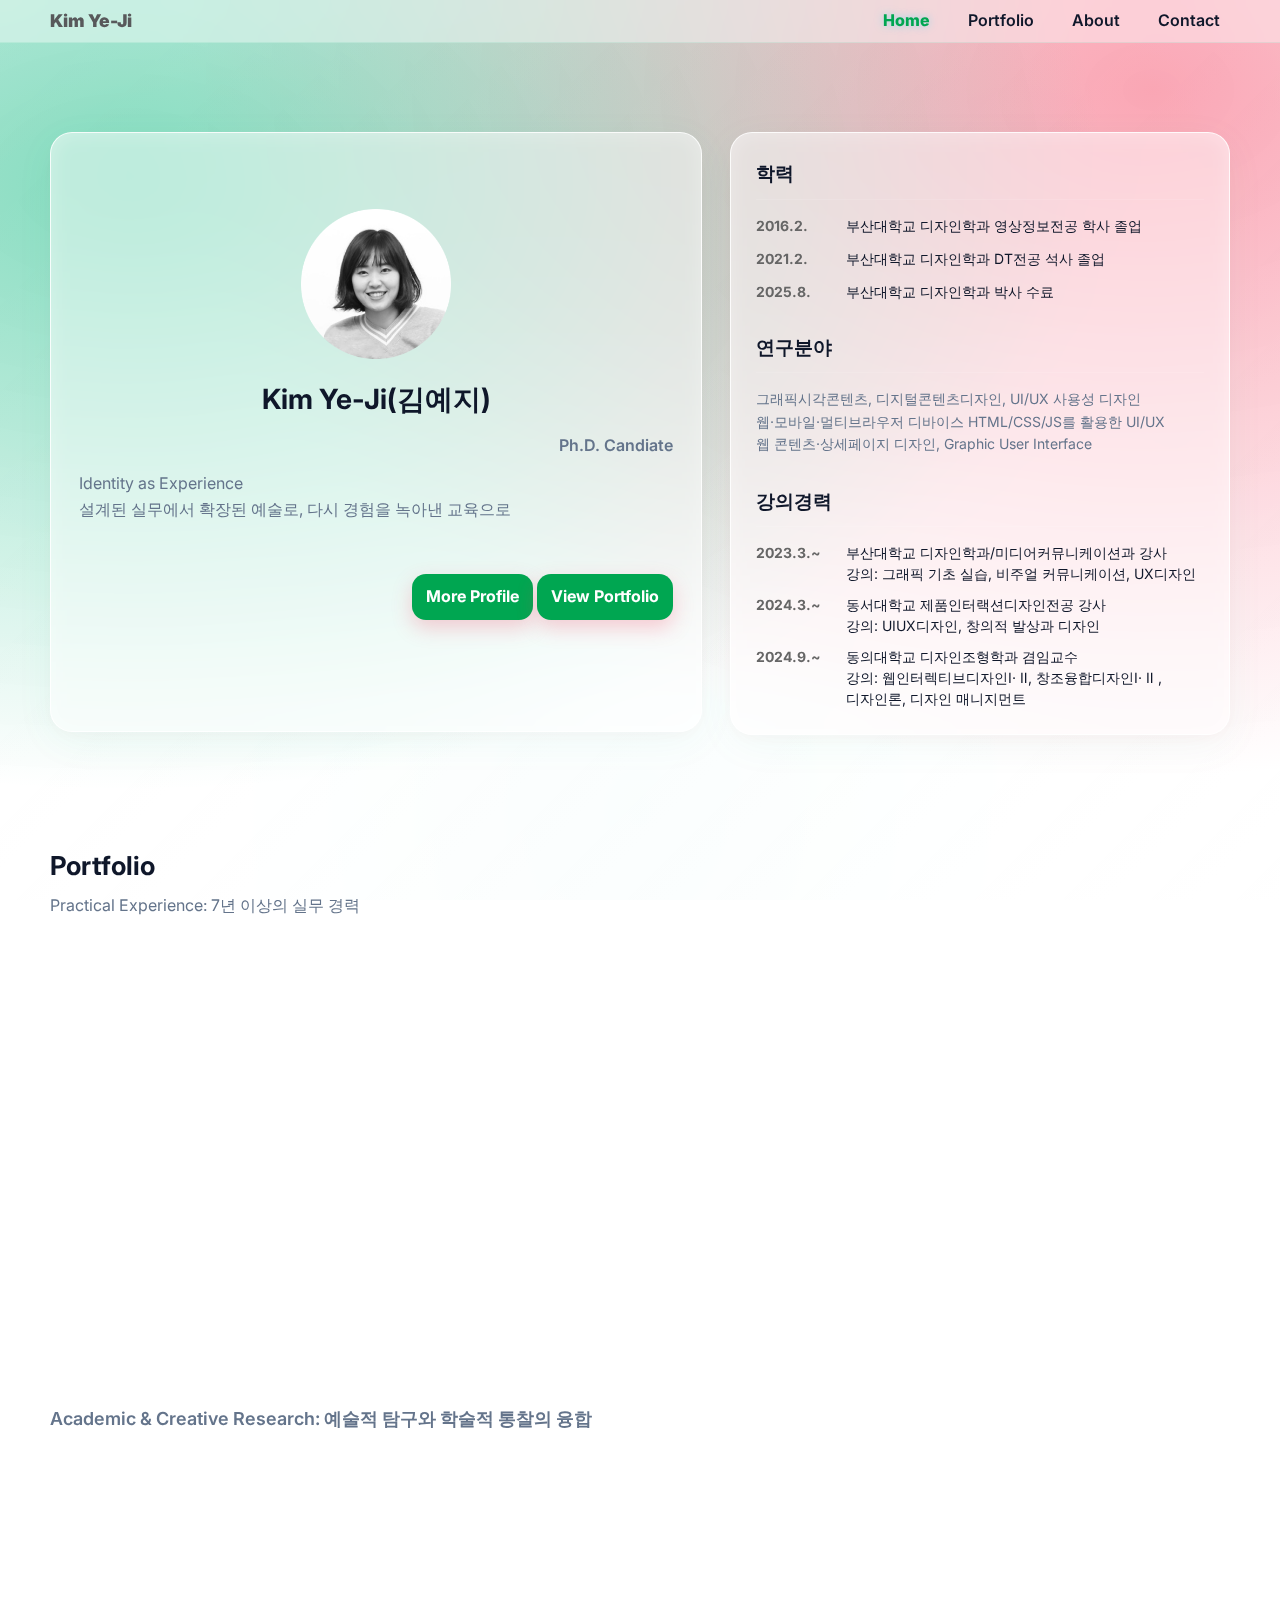
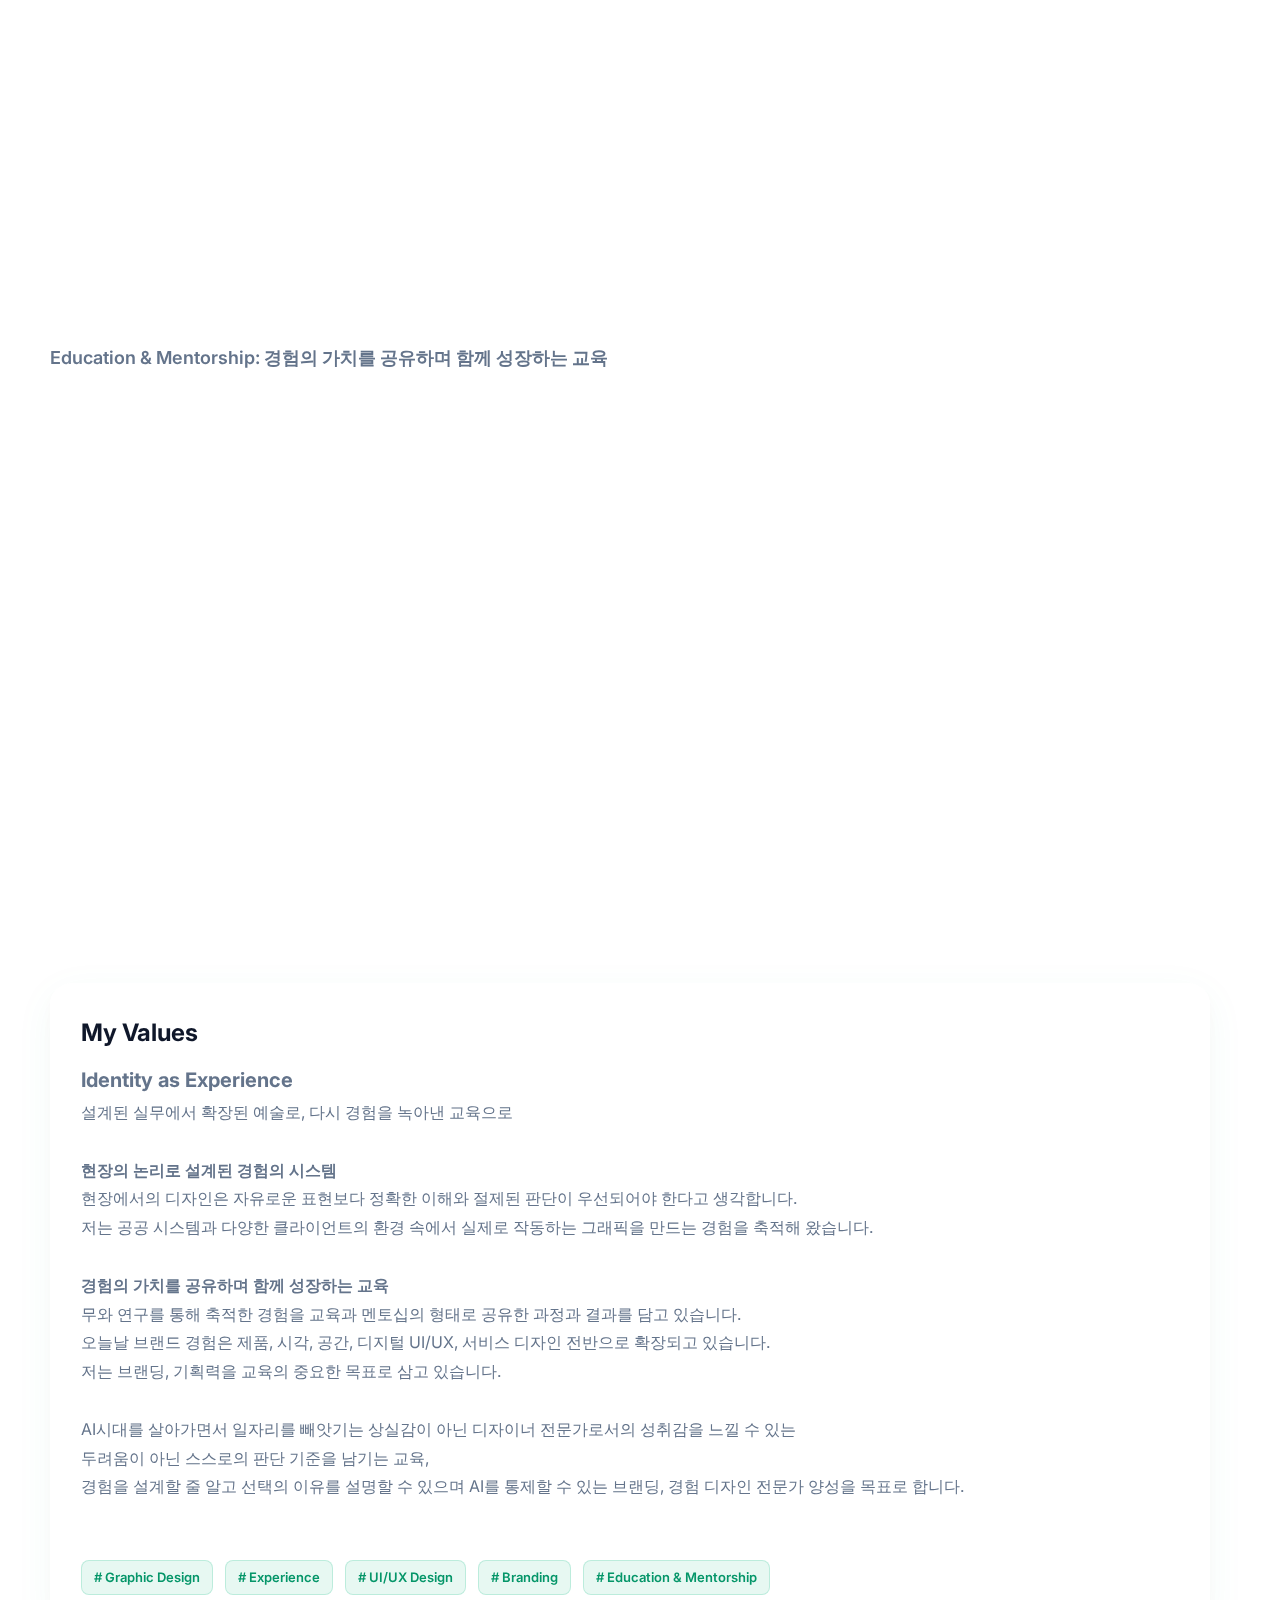
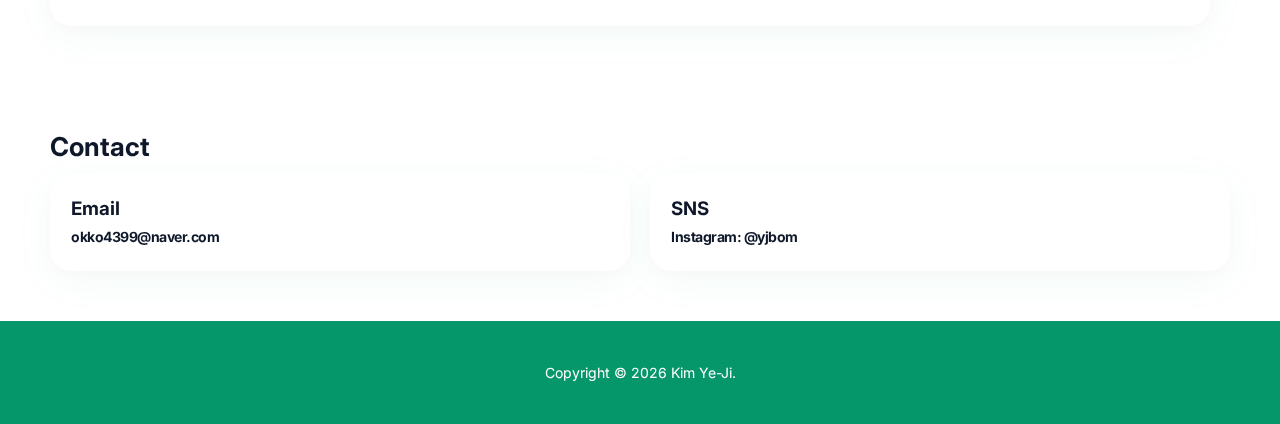
<file: index.html>
<!doctype html>
<html lang="ko">
<head>
  <meta charset="utf-8" />
  <meta name="viewport" content="width=device-width,initial-scale=1.0, maximum-scale=1.0, user-scalable=no">
  <title>Kim Ye-Ji</title>
  
  <link href="https://fonts.googleapis.com/css2?family=Inter:wght@300;400;600;700;800&display=swap" rel="stylesheet">
  <link href="img/LJW.png" rel="shortcut icon" type="image/x-icon">
  <link rel="stylesheet" href="css/style.css">
</head>

<body>
    <div id="bg-image-1" class="bg-layer active"></div>
<div id="bg-image-2" class="bg-layer"></div>

<div class="bg-overlay"></div>
    
    
  <header class="nav">
    <div class="container nav-inner">
      <a class="brand title-logo" href="#home">Kim Ye-Ji</a>
      <nav class="nav-links" id="navLinks">
        <a href="#home">Home</a>
        <a href="#projects">Portfolio</a>
        <a href="#about">About</a>
        <a href="#contact">Contact</a>
      </nav>
      <button class="hamburger" id="hamburger" aria-label="menu">
        <span></span><span></span><span></span>
      </button>
    </div>
  </header>

  <section id="home" class="hero">
    <div class="container hero-grid">
      <div class="hero-card glass">
        <div class="avatar">
          <img src="img/profile.png" alt="Profile">
        </div>
        <h1>Kim Ye-Ji(김예지)</h1>
        <p class="role">Ph.D. Candiate</p>
        <p class="lead">Identity as Experience<br>설계된 실무에서 확장된 예술로, 다시 경험을 녹아낸 교육으로</p>

        <div class="hero-actions">
         <a class="btn btn-primary popup-trigger" href="https://ye-ji-bom.github.io/portfolio-edu/pdf/profile.pdf" target="_blank">More Profile</a>
          <a class="btn btn-primary" href="#projects">View Portfolio</a>
        </div>
      </div>

      <div class="hero-visual">
        <div class="glass visual-panel">
          <h3>학력</h3>
          <div class="resume-list">
            <div class="resume-item">
              <div class="resume-date">2016.2.</div>
              <div class="resume-desc">부산대학교 디자인학과 영상정보전공 학사 졸업</div>
            </div>
              <div class="resume-item">
              <div class="resume-date">2021.2.</div>
              <div class="resume-desc">부산대학교 디자인학과 DT전공 석사 졸업</div>
            </div>
              <div class="resume-item">
              <div class="resume-date">2025.8.</div>
              <div class="resume-desc">부산대학교 디자인학과 박사 수료</div>
            </div>
          </div>

          <h4>연구분야</h4>
            <div class="skill-text">
            그래픽시각콘텐츠, 디지털콘텐츠디자인, UI/UX 사용성 디자인<br>
                웹·모바일·멀티브라우저 디바이스 HTML/CSS/JS를 활용한  UI/UX<br>
                웹 콘텐츠·상세페이지 디자인, Graphic User Interface
          </div>
          

          <h4>강의경력</h4>
          <div class="resume-list">
            <div class="resume-item">
              <div class="resume-date">2023.3.~</div>
              <div class="resume-desc">부산대학교 디자인학과/미디어커뮤니케이션과 강사<br>
                강의: 그래픽 기초 실습, 비주얼 커뮤니케이션, UX디자인  </div>
                <div class="resume-date">2024.3.~</div>
              <div class="resume-desc">동서대학교 제품인터랙션디자인전공 강사<br>
                강의: UIUX디자인, 창의적 발상과 디자인</div>
                <div class="resume-date">2024.9.~</div>
              <div class="resume-desc">동의대학교 디자인조형학과 겸임교수<br>
                강의: 웹인터렉티브디자인Ⅰ· Ⅱ, 창조융합디자인Ⅰ· Ⅱ , 디자인론, 디자인 매니지먼트</div>
            </div>
          </div>
          
        </div>
      </div>
    </div>
  </section>

  <section id="projects" class="section">
    <div class="container">
      <h2 class="section-title">Portfolio</h2>
      <p class="section-sub">Practical Experience: 7년 이상의 실무 경력</p>

      <div class="projects-grid">
        
          <article class="project-card glass">
          <div class="thumb" style="background-image:url('img/practice-img01.jpg');"></div>
          <div class="card-body">
            <div>
              <h3>부산대학교 정보화본부</h3>
              <p>900여개 홈페이지통합시스템 고도화 및 운영, 전산 및 디자인 개발 업무, 정보디자인, 다양한 인포그래픽 제작</p>
            </div>
            <div class="card-actions">
              <a class="btn-sm popup-trigger" href="https://ye-ji-bom.github.io/portfolio-edu/pdf/practice-01.pdf" target="_blank">바로보기</a>
            </div>
          </div>
        </article>
            

        <article class="project-card glass">
          <div class="thumb" style="background-image:url('img/practice-img02.jpg');"></div>
          <div class="card-body">
            <div>
              <h3>Freelancer 활동</h3>
              <p>UI/UX 웹·앱 디자인 제작 및 개발, 다양한 인포그래픽 제작, 정보디자인</p>
            </div>
            <div class="card-actions">
              <a class="btn-sm popup-trigger" href="https://ye-ji-bom.github.io/portfolio-edu/pdf/practice-02.pdf" target="_blank">바로보기</a>
            </div>
          </div>
        </article>

        <article class="project-card glass">
          <div class="thumb" style="background-image:url('img/practice-img03.jpg');"></div>
          <div class="card-body">
            <div>
              <h3>그 외 활동</h3>
              <p>인터넷 신문 운영, 정보 디자인 제작, 다양한 인포그래픽 제작</p>
            </div>
            <div class="card-actions">
              <a class="btn-sm popup-trigger" href="https://ye-ji-bom.github.io/portfolio-edu/pdf/practice-03.pdf" target="_blank">바로보기</a>
            </div>
          </div>
        </article>
      </div>
      
      <p class="section-sub2">Academic & Creative Research: 예술적 탐구와 학술적 통찰의 융합</p>

      <div class="projects-grid">
        <article class="project-card glass">
          <div class="thumb" style="background-image:url('img/research-img01.jpg');"></div>
          <div class="card-body">
            <div>
              <h3>개인전</h3>
              <p>Harmony, Creative, Parts, Depths 등 2024-2025 개인전시회</p>
            </div>
            <div class="card-actions">
              <a class="btn-sm popup-trigger" href="https://ye-ji-bom.github.io/portfolio-edu/pdf/research-01.pdf" target="_blank">바로보기</a>
            </div>
          </div>
        </article>

        <article class="project-card glass">
          <div class="thumb" style="background-image:url('img/research-img02.jpg');"></div>
          <div class="card-body">
            <div>
              <h3>국제전 및 단체전, 공모전 수상</h3>
              <p>한국기초조형학회, 한국상품문화디자인학회, 한국브랜드디자인학회, 한국디자인트렌트학회, 국제캐릭터&amp;애니메이션페스티벌 등 국제전시회 참가</p>
            </div>
            <div class="card-actions">
              <a class="btn-sm popup-trigger" href="https://ye-ji-bom.github.io/portfolio-edu/pdf/research-02.pdf" target="_blank">바로보기</a>
            </div>
          </div>
        </article>

        <article class="project-card glass">
          <div class="thumb" style="background-image:url('img/research-img03.jpg');"></div>
          <div class="card-body">
            <div>
              <h3>KCI Papers</h3>
              <p>KCI 등재 논문, OTT플랫폼 그래픽 연구, 대학 웹사이트·생성형 AI GUI 사용성 연구 등</p>
            </div>
            <div class="card-actions">
              <a class="btn-sm popup-trigger" href="https://ye-ji-bom.github.io/portfolio-edu/pdf/research-03.pdf" target="_blank">바로보기</a>
            </div>
          </div>
        </article>
      </div>
      
      <p class="section-sub2">Education &amp; Mentorship: 경험의 가치를 공유하며 함께 성장하는 교육</p>

      <div class="projects-grid">
        <article class="project-card glass">
          <div class="thumb" style="background-image:url('img/edu-01.jpg');"></div>
          <div class="card-body">
            <div>
              <h3>교육 철학 및 프로세스</h3>
              <p>경험을 설계하는 디자이너, 그리고 그 경험을 통해 성장하게 만드는 교육자<br>
                Experience-Based Design Curriculum<br>
                Experience-Based Design Class Process</p>
            </div>
            <div class="card-actions">
              <a class="btn-sm popup-trigger" href="https://ye-ji-bom.github.io/portfolio-edu/pdf/edu-01.pdf" target="_blank">바로보기</a>
            </div>
          </div>
        </article>
        
        <article class="project-card glass">
          <div class="thumb" style="background-image:url('img/edu-02.jpg');"></div>
          <div class="card-body">
            <div>
              <h3>브랜딩/UX디자인 기획 수업</h3>
              <p>Branding , Experience, Knowledge Sharing<br>
                UX 연구를 기반으로 설계된 경험 디자인을 적용한 브랜딩 디자인 프로세스와 실제 수업(2022-2025)때 적용 후 산출된 학생 포트폴리오 결과물</p>
            </div>
            <div class="card-actions">
              <a class="btn-sm popup-trigger" href="https://ye-ji-bom.github.io/portfolio-edu/pdf/edu-02.pdf" target="_blank">바로보기</a>
            </div>
          </div>
        </article>
          
        <article class="project-card glass">
          <div class="thumb" style="background-image:url('img/edu-03.jpg');"></div>
          <div class="card-body">
            <div>
              <h3>웹·모바일 UI/UX 기획 및 구현 수업</h3>
              <p>UI/UX 디자인·웹인터렉션 디자인 구현 수업 결과물<br>
                경험 디자인을 적용한 웹·앱 디자인 프로세스와 실제 수업(2022-2025)때 적용 후 산출된 학생 포트폴리오 결과물</p>
            </div>
            <div class="card-actions">
              <a class="btn-sm popup-trigger" href="https://ye-ji-bom.github.io/portfolio-edu/pdf/edu-03.pdf" target="_blank">바로보기</a>
              <a class="btn-sm" href="students-portfolio.html" target="_blank">학생 구현 화면 보기</a>
            </div>
          </div>
        </article>
      </div>
    </div>
  </section>

  <section id="about" class="section alt">
    <div class="container about-grid">
      <div class="glass about-card">
        <h2>My Values</h2>
          
        <p>
            <strong style="font-size: 20px;">Identity as Experience</strong><br>
설계된 실무에서 확장된 예술로, 다시 경험을 녹아낸 교육으로<br><br>
            
            <strong>현장의 논리로 설계된 경험의 시스템</strong><br>
          현장에서의 디자인은 자유로운 표현보다 정확한 이해와 절제된 판단이 우선되어야 한다고 생각합니다.<br>
저는 공공 시스템과 다양한 클라이언트의 환경 속에서 실제로 작동하는 그래픽을 만드는 경험을 축적해 왔습니다.<br><br> 
            
            <strong>경험의 가치를 공유하며 함께 성장하는 교육</strong><br>
            무와 연구를 통해 축적한 경험을 교육과 멘토십의 형태로 공유한 과정과 결과를 담고 있습니다.<br> 
오늘날 브랜드 경험은 제품, 시각, 공간, 디지털 UI/UX, 서비스 디자인 전반으로 확장되고 있습니다.<br> 
저는 브랜딩, 기획력을 교육의 중요한 목표로 삼고 있습니다.<br> <br> 
            AI시대를 살아가면서 일자리를 빼앗기는 상실감이 아닌 디자이너 전문가로서의  성취감을 느낄 수 있는<br> 
두려움이 아닌 스스로의 판단 기준을 남기는 교육,<br>  경험을 설계할 줄 알고 선택의 이유를 설명할 수 있으며 AI를 통제할 수 있는 브랜딩, 경험 디자인 전문가 양성을 목표로 합니다.<br> <br> 
        </p>
        <div style="display:flex; gap:12px; flex-wrap:wrap;">
            <span class="chip"># Graphic Design</span>
            <span class="chip"># Experience</span>
            <span class="chip"># UI/UX Design</span>
            <span class="chip"># Branding</span>
            <span class="chip"># Education &amp; Mentorship</span>
        </div>
      </div>
    </div>
  </section>

  <section id="contact" class="section contact">
    <div class="container">
      <h2 class="section-title">Contact</h2>

      <div class="contact-grid">
        <div class="glass contact-card">
          <h3>Email</h3>
          <p>
            <a class="link" href="#" id="copy-button">
               <span id="text-to-copy">okko4399@naver.com</span>
            </a>
          </p>
          <p id="message" style="margin-top:10px; font-size:14px; min-height:20px; display: none;"></p>
        </div>

        <div class="glass contact-card">
          <h3>SNS</h3>
          <div class="social-grid">
            <a class="link" href="https://www.instagram.com/yjbom/" target="_blank">Instagram: @yjbom</a>
          </div>
        </div>
        
      </div>
    </div>
  </section>

  <footer class="footer">
    <div class="container">
      <p>Copyright © <span id="year"></span> Kim Ye-Ji.</p>
    </div>
  </footer>

  <div id="modalContainer" class="modal-overlay">
  <div class="modal-content glass">
    <div class="modal-header">
      <h3 id="modalTitle">Viewer</h3>
      <button id="closeModal" class="close-btn">&times;</button>
    </div>
    <div class="modal-body">
      <iframe id="contentFrame" src="" frameborder="0"></iframe>
    </div>
  </div>
</div>
  
  
  <script src="js/script.js"></script>
</body>
</html>
</file>
<file: css/style.css>
:root {
  --bg: #0f1720;
  --card: rgba(255, 255, 255, 0.06);
  --glass-border: rgba(255, 255, 255, 0.08);
  --accent: linear-gradient(135deg, #6e8efb, #a777e3);
  --text: #e6eef8;
  --muted: #9fb0c8;
  --glass-blur: 8px;
  --radius: 14px;
  font-family: "Inter", system-ui, -apple-system, "Segoe UI", Roboto, "Helvetica Neue", Arial;
}

/* --- Common & Reset --- */
* { box-sizing: border-box; margin: 0; padding: 0; word-break: keep-all;}
html { 
  height: 100%; 
  scroll-behavior: smooth; 
}
body {
  background: radial-gradient(1200px 600px at 10% 10%, rgba(106, 0, 255, 0.12), transparent 10%),
    radial-gradient(800px 400px at 90% 90%, rgba(0, 212, 255, 0.08), transparent 10%),
    var(--bg);
  color: var(--text);
  line-height: 1.5;
  padding-top: 72px;
}
ul { list-style-type: none; }
a { text-decoration: none; color: inherit; }

section { scroll-margin-top: 30px; }

/* --- Modal Popup Style (Animation Ver.) --- */
.modal-overlay {
  position: fixed;
  top: 0; left: 0;
  width: 100%; height: 100%;
  background: rgba(0, 0, 0, 0.6);
  z-index: 2000;
  
  /* [중요] Flex는 유지하되 숨김 처리 */
  display: flex; 
  justify-content: center;
  align-items: center;
  
  /* 애니메이션 초기 상태 */
  opacity: 0;
  visibility: hidden;
  pointer-events: none; /* 숨겨져 있을 때 클릭 통과 */
  backdrop-filter: blur(4px);
  
  /* 부드러운 전환 효과 (0.4초) */
  transition: opacity 0.4s ease, visibility 0.4s ease;
}

/* 모달 활성화 (JS에서 .active 클래스를 붙이면 동작) */
.modal-overlay.active {
  opacity: 1;
  visibility: visible;
  pointer-events: auto; /* 클릭 감지 활성화 */
}

.modal-content {
  width: 90%;
  height: 90%;
  max-width: 1400px;
  background: rgba(15, 23, 32, 0.95); /* 배경 불투명도 약간 높임 */
  border-radius: 16px;
  display: flex;
  flex-direction: column;
  overflow: hidden;
  box-shadow: 0 25px 50px -12px rgba(0, 0, 0, 0.5);
  border: 1px solid rgba(255, 255, 255, 0.1);

  /* [중요] 내용물 애니메이션: 약간 작고 아래에 위치했다가 올라옴 */
  transform: scale(0.95) translateY(20px);
  opacity: 0;
  
  /* 쫀득한 느낌의 트랜지션 효과 */
  transition: transform 0.4s cubic-bezier(0.19, 1, 0.22, 1), opacity 0.4s ease;
}

/* 모달이 켜졌을 때 내용물 상태 */
.modal-overlay.active .modal-content {
  transform: scale(1) translateY(0); /* 원래 크기와 위치로 */
  opacity: 1;
}

.modal-header {
  padding: 15px 20px;
  display: flex;
  justify-content: space-between;
  align-items: center;
  border-bottom: 1px solid rgba(255, 255, 255, 0.08);
  background: rgba(255, 255, 255, 0.02);
}

.modal-header h3 {
  font-size: 16px;
  font-weight: 700;
}

.close-btn {
  background: none;
  border: none;
  color: var(--text);
  font-size: 28px;
  cursor: pointer;
  line-height: 1;
  transition: color 0.2s, transform 0.2s;
}
.close-btn:hover { 
  color: #00d4ff; 
  transform: rotate(90deg); /* 닫기 버튼에 회전 효과 추가 */
}

.modal-body {
  flex: 1;
  width: 100%;
  height: 100%;
  background: #fff; /* iframe 로드 전 흰 배경 방지 */
}

.modal-body iframe {
  width: 100%;
  height: 100%;
  display: block;
}


/* --- Container --- */
.container {
  width: 100%;
  max-width: 1200px;
  margin: 0 auto;
    padding-left: 10px;
    padding-right: 10px;
}

/* --- Navbar --- */
.nav {
  position: fixed; left: 0; right: 0; top: 0; z-index: 40;
  backdrop-filter: blur(6px);
  background: rgba(6, 10, 15, 0.35);
  border-bottom: 1px solid rgba(255, 255, 255, 0.03);
}
.nav-inner {
  display: flex; align-items: center; justify-content: space-between; 14px 10px;
}
.brand { font-weight: 700; color: var(--text); font-size: 1.1rem; }
.nav-links { display: flex; gap: 18px; align-items: center; }
.nav-links a {
  color: var(--muted); padding: 8px 10px; border-radius: 8px; font-weight: 600;
  transition: 0.3s;
}
.nav-links a:hover { color: var(--text); background: rgba(255, 255, 255, 0.03); }

/* ... 기존 .nav-links a 스타일 아래에 추가 ... */

/* 현재 보고 있는 메뉴 활성화 스타일 */
.nav-links a.active {
  color: #00d4ff; /* 포인트 컬러 */
  text-shadow: 0 0 10px rgba(0, 212, 255, 0.4); /* 살짝 빛나는 효과 */
  font-weight: 800;
}

/* Hamburger */
.hamburger { display: none; background: none; border: 0; cursor: pointer; }
.hamburger span {
  display: block; width: 22px; height: 2px; background: var(--text);
  margin: 4px 0; border-radius: 2px; opacity: 0.9; transition: 0.3s;
}

/* --- Hero Section --- */
.hero { padding: 60px 10px; }
.hero-grid { display: grid; grid-template-columns: 1fr 500px; gap: 28px; align-items: start; }

.hero-card {
  min-height: 600px; padding: 28px; border-radius: 16px;
  display: flex; flex-direction: column; gap: 12px;
}
.hero-card .avatar {
  margin-top: 8%; width: 100; height: 150px; border-radius: 50%; text-align: center;
  overflow: hidden; 
}
.hero-card .avatar img { width: 150px; height: 150px; object-fit: cover; }
.hero-card h1 { font-size: 28px; margin-top: 6px; text-align: center; }
.hero-card .role { color: var(--muted); font-weight: 600; text-align: right; }
.hero-card .lead { color: var(--muted); word-break: keep-all; }

.hero-actions { gap: 12px; margin-top: 40px; text-align: right }

/* Buttons */
.btn { display: inline-flex; align-items: center; gap: 8px; padding: 10px 14px; border-radius: 10px; font-weight: 700; cursor: pointer;}
.btn-primary { background: var(--accent); color: #fff; border: 0; box-shadow: 0 6px 18px rgba(106, 0, 255, 0.12); }
.btn-ghost { background: transparent; color: var(--text); border: 1px solid rgba(255, 255, 255, 0.06); }
.btn-sm {
  padding: 8px 10px; border-radius: 8px; background: rgba(255, 255, 255, 0.5);
  border: 1px solid rgba(100, 100, 100, 0.2); color: var(--text);
  font-size: 14px; transition: transform .18s; cursor: pointer;
}
.btn-sm:hover { transform: translateY(-3px); background: rgba(255,255,255,0.05); }

/* --- Visual Panel (Resume) --- */
.visual-panel { padding: 25px; border-radius: 12px; min-height: 200px; }
.visual-panel h3 { font-size: 1.2rem; margin-bottom: 15px; border-bottom: 1px solid rgba(255,255,255,0.1); padding-bottom: 10px; }
.visual-panel h4 { font-size: 1.2rem; margin-top: 30px; margin-bottom: 15px; border-bottom: 1px solid rgba(255,255,255,0.1); padding-bottom: 10px; }

/* Resume Grid Style */
.resume-list {
  display: flex;
  flex-direction: column;
  gap: 12px;
}
.resume-item {
  display: grid;
  grid-template-columns: 80px 1fr;
  gap: 10px;
}
.resume-date { color: #666; font-weight: 700; font-size: 14px; line-height: 1.5; }
.resume-desc { color: var(--text); font-size: 14px; line-height: 1.5; word-break: keep-all; }

.skill-text { font-size: 14px; line-height: 1.6; color: var(--muted); margin-top: 5px;}

/* --- Projects Section --- */
.section { padding: 50px 0; }
.section-title { font-size: 26px; margin-bottom: 6px; }
.section-sub { color: var(--muted); margin-bottom: 20px; }
.section-sub2 { color: var(--muted); margin-top: 20px; margin-bottom: 20px; font-weight: 600; font-size: 18px; }

.projects-grid { display: grid; grid-template-columns: repeat(3, 1fr); gap: 20px; margin-bottom: 80px;}

/* --- Projects Section --- (기존 코드 찾아서 아래 내용으로 수정/추가) */

.project-card {
  overflow: hidden; 
  border-radius: 12px; 
  display: flex; 
    margin-bottom: 20px;
  flex-direction: column;
  background: var(--card);
  
  /* [추가된 애니메이션 초기 상태] */
  opacity: 0;                /* 처음엔 안 보임 */
  transform: translateY(50px); /* 아래로 50px 내려가 있음 */
  transition: 
    opacity 0.8s ease-out, 
    transform 0.8s ease-out, 
    box-shadow 0.28s; /* 기존 호버 효과 시간 유지 */
}

/* [새로 추가] 화면에 나타날 때 적용될 클래스 */
.project-card.visible {
  opacity: 1;                /* 보이게 됨 */
  transform: translateY(0);  /* 원래 위치로 올라옴 */
}

/* [기존 호버 효과 유지] */
/* .visible 클래스가 붙은 상태에서 호버했을 때만 위로 뜨게 설정 */
.project-card.visible:hover { 
  transform: translateY(-10px); 
  transition-duration: 0.18s;
  box-shadow: 0 24px 40px rgba(231, 111, 81, 0.25); 
}
.project-card:hover { transform: translateY(-10px); box-shadow: 0 24px 40px rgba(42, 83, 255, 0.4); }

.thumb { height: 160px; background-size: cover; background-position: center; background-color: #222; }
.card-body { padding: 20px; background: linear-gradient(180deg, rgba(6, 10, 15, 0.1), transparent); flex: 1; display: flex; flex-direction: column; justify-content: space-between; }
.card-body h3 { font-size: 18px; margin-bottom: 8px; }
.card-body p { font-size: 14px; color: var(--muted); margin-bottom: 15px; word-break: keep-all; }

.card-actions { display: flex; gap: 10px; align-items: center; }
.link { color: #ffffff; font-weight: 700; font-size: 14px; }

/* --- About Section --- */
.about-grid { display: grid; grid-template-columns: 1fr 0px; gap: 20px; }
.about-card { padding: 30px; border-radius: 12px; }
.about-card h2 { margin-bottom: 10px; }
.about-card p { margin-bottom: 30px; line-height: 1.8; color: var(--muted); word-break: keep-all;}

.skills { padding: 30px; border-radius: 12px; }
.skills h3{font-size: 18pt;}
.skill-list { display: flex; gap: 10px; flex-wrap: wrap; margin-top: 15px; }
.skill-list li{margin-bottom: 21px;}
.chip { background: rgba(255, 255, 255, 0.05); padding: 8px 12px; border-radius: 20px; font-size: 14px; font-weight: 600; border: 1px solid rgba(255,255,255,0.05); }


/* --- Contact Section --- */
.contact-grid { display: grid; grid-template-columns: 1fr 1fr; gap: 20px; }
.contact-card { padding: 20px; border-radius: 12px; display: flex; flex-direction: column; justify-content: center; }

/* --- Footer --- */
.footer { padding: 40px 0; border-top: 1px solid rgba(255, 255, 255, 0.03); text-align: center; color: #fff; font-size: 14px; background-color: #059669; }

/* --- Glass Effect Common --- */
.glass {
  background: var(--card);
  border: 1px solid var(--glass-border);
  box-shadow: 0 6px 18px rgba(2, 6, 23, 0.6);
  backdrop-filter: blur(var(--glass-blur));
}

/* --- Hamburger Icon Animation (기존 코드 아래에 추가하거나 교체) --- */
/* 햄버거 버튼 자체 스타일 보강 */
.hamburger { 
  display: none; 
  background: none; 
  border: 0; 
  cursor: pointer; 
  padding: 10px; /* 터치 영역 확보 */
  position: relative;
  z-index: 100; /* 메뉴판보다 항상 위에 있어야 함 */
}
.hamburger span {
  display: block; width: 22px; height: 2px; background: var(--text);
  margin: 4px 0; border-radius: 2px; opacity: 1; transition: 0.3s;
}

/* 햄버거 버튼이 눌렸을 때(active) X자로 변하는 효과 */
.hamburger.active span:nth-child(1) {
  transform: translateY(6px) rotate(45deg);
}
.hamburger.active span:nth-child(2) {
  opacity: 0; /* 가운데 줄 사라짐 */
}
.hamburger.active span:nth-child(3) {
  transform: translateY(-6px) rotate(-45deg);
}



/* --- Responsive Media Queries --- */
@media (max-width: 980px) {
  .hero-grid { grid-template-columns: 1fr; margin-top: 20px; }
  .hero-card { min-height: auto; }
  .projects-grid { grid-template-columns: repeat(2, 1fr); }
  .about-grid { grid-template-columns: 1fr; }
  .contact-grid { grid-template-columns: 1fr; }

  /* Mobile Menu Styles */
  .hamburger { display: block; }
  
  .nav-links {
    position: fixed;
    top: 0; 
    right: -100%; /* 평소에는 오른쪽 화면 밖 */
    height: 100vh; 
    width: 70%; /* 메뉴판 너비 */
    max-width: 300px;
    background: #0f1720; /* 배경색 확실하게 지정 */
    
    flex-direction: column;
    justify-content: center;
    align-items: center; /* 텍스트 중앙 정렬 */
    padding: 40px;
    
    transition: right 0.3s ease-in-out; /* 부드럽게 열리는 애니메이션 */
    box-shadow: -5px 0 15px rgba(0,0,0,0.5); /* 그림자 추가 */
    z-index: 90; /* 햄버거 버튼(100)보다 아래, 다른 요소들보다 위 */
  }

  /* 메뉴가 활성화되었을 때 */
  .nav-links.active { 
    right: 0; /* 화면 안으로 들어옴 */
  }
}

@media (max-width: 600px) {
  .projects-grid { grid-template-columns: 1fr; }
}

/* 모달 본체 */
.modal-content {
    width: 90%;
    max-width: 1200px;
    height: 80vh; /* 화면 높이의 90% 차지 */
    margin: 2vh auto;
    display: flex;
    flex-direction: column;
    background: #fff;
    border-radius: 8px;
    overflow: hidden;
}

/* 뷰어가 들어가는 영역 */
.modal-body {
    flex: 1; /* 헤더를 제외한 나머지 영역을 모두 채움 */
    position: relative;
    padding: 0 !important; /* 여백 제거하여 콘텐츠 꽉 채움 */
}

/* iframe 설정 */
#contentFrame {
    width: 100%;
    height: 100%;
    border: none;
}

/* 모바일 전용 설정 (아이폰 대응) */
@media (max-width: 768px) {
    .modal-content {
        width: 100%;
        height: 100vh; /* 모바일은 전체 화면 사용 */
        margin: 0;
        border-radius: 0;
    }
}
@media (max-width: 768px) {
    .hero{padding:0;}
}
/* 색상전체바꿈 01 */

/* --- 1. 전역 변수: 이미지의 밝기와 색감을 그대로 재현 --- */
:root {
  /* 배경: 이미지처럼 캔버스 전체를 채우는 밝고 강렬한 그라데이션 */
  --bg: #ffffff; 
  --bg-gradient: 
    radial-gradient(circle at 10% 20%, rgba(0, 212, 255, 0.4) 0%, transparent 40%),  /* 밝은 사이언 */
    radial-gradient(circle at 90% 10%, rgba(255, 0, 150, 0.35) 0%, transparent 40%), /* 핫 핑크 */
    radial-gradient(circle at 50% 50%, rgba(106, 0, 255, 0.25) 0%, transparent 60%), /* 퍼플 보라 */
    radial-gradient(circle at 80% 90%, rgba(0, 255, 200, 0.2) 0%, transparent 40%),  /* 에메랄드 */
    linear-gradient(135deg, #f0f4ff 0%, #ffffff 100%);

  /* 글래스모피즘: 이미지처럼 '깨끗하고 밝은' 유리 질감 */
  --card: rgba(255, 255, 255, 0.4);      /* 투명도를 높여 뒤의 색감을 다 살림 */
  --glass-border: rgba(255, 255, 255, 0.8); /* 유리의 반사되는 밝은 테두리 */
  --glass-blur: 20px;
  
  /* 포인트 컬러: 이미지 속 뱅킹 앱의 진한 블루 */
  --accent: #0052ff; 
  --text: #1e293b;      /* 가독성을 위해 진한 네이비 슬레이트 사용 */
  --muted: #64748b;     /* 보조 텍스트용 차분한 회색 */
  --radius: 24px;       /* 이미지처럼 매우 둥글고 부드러운 모서리 */
  
  font-family: "Inter", system-ui, -apple-system, sans-serif;
}

/* --- 2. Common & Reset --- */
body {
  background-color: var(--bg);
  background-image: var(--bg-gradient);
  background-attachment: fixed; /* 배경 고정으로 스크롤 시 유리 뒤로 색상이 흐르게 함 */
  color: var(--text);
  line-height: 1.6;
  -webkit-font-smoothing: antialiased;
}

/* --- 3. Glass Effect: The Crystal Look (이미지의 카드 질감) --- */
.glass {
  background: var(--card);
  backdrop-filter: blur(var(--glass-blur));
  -webkit-backdrop-filter: blur(var(--glass-blur));
  border: 1px solid var(--glass-border);
  /* 그림자를 컬러풀하고 아주 연하게 (이미지의 부드러운 느낌) */
  box-shadow: 0 10px 40px rgba(0, 0, 0, 0.05), 
              inset 0 0 15px rgba(255, 255, 255, 0.2);
  border-radius: var(--radius);
}

/* --- 4. Navbar: Minimal White Glass --- */
.nav {
  position: fixed; left: 0; right: 0; top: 0; z-index: 40;
  backdrop-filter: blur(20px);
  background: rgba(255, 255, 255, 0.4);
  border-bottom: 1px solid rgba(255, 255, 255, 0.5);
}
.brand { font-weight: 900; color: var(--accent); }
.nav-links a { color: #0f172a; font-weight: 600; }

/* --- 5. Project Cards: 이미지 속 'Main', 'Shopping' 카드 느낌 --- */
.project-card {
  background: rgba(255, 255, 255, 0.5); /* 카드 자체를 더 밝게 */
  border: 1px solid rgba(255, 255, 255, 0.7);
  transition: all 0.5s cubic-bezier(0.23, 1, 0.32, 1);
}
.project-card:hover {
  transform: translateY(-12px);
  background: rgba(255, 255, 255, 0.8);
  box-shadow: 0 30px 60px rgba(0, 0, 0, 0.1);
}

/* 카드 내부 텍스트 스타일: 이미지처럼 선명하게 */
.card-body h3 { color: var(--accent); font-weight: 800; font-size: 18px; }
.card-body p { color: var(--muted); font-size: 15px; }

/* --- 6. Buttons: 이미지 속 강조 요소 스타일 --- */
.btn-primary { 
    background: var(--accent); 
    color: #fff; 
    border-radius: 12px;
    font-weight: 700;
    box-shadow: 0 10px 20px rgba(0, 82, 255, 0.2);
}
.btn-primary:hover { 
    background: #0042cc;
    transform: scale(1.03);
}

/* 이미지 속 카드 내 숫자/데이터 스타일을 위한 팁 */
.link { color: var(--accent); font-weight: 700; letter-spacing: -0.5px; }


/* 색상전체바꿈 02 */

/* --- 1. 전역 변수: 이미지 + 에메랄드 & 라즈베리 포인트 --- */
:root {
  /* [새로 추가됨] 사용할 오픈 이미지 소스 URL */
  --bg-image-source: url('https://images.unsplash.com/photo-1579546929518-9e396f3cc809?auto=format&fit=crop&q=80&w=2000');
    /*https://images.unsplash.com/photo-1563089145-599997674d42?auto=format&fit=crop&q=80&w=2670*/
    /*https://images.unsplash.com/photo-1620641788421-7a1c342ea42e?auto=format&fit=crop&q=80&w=2000*/
    /*https://images.unsplash.com/photo-1557683316-973673baf926?auto=format&fit=crop&q=80&w=2000*/
    /*https://images.unsplash.com/photo-1550684848-fac1c5b4e853?auto=format&fit=crop&q=80&w=2000*/
    /*https://images.unsplash.com/photo-1634017839464-5c339ebe3cb4?auto=format&fit=crop&q=80&w=2000*/
    /*https://images.unsplash.com/photo-1618005182384-a83a8bd57fbe?auto=format&fit=crop&q=80&w=2000*/
    /*https://images.unsplash.com/photo-1635776062127-d379bfcba9f8?auto=format&fit=crop&q=80&w=2000*/
    /*https://images.unsplash.com/photo-1618005198919-d3d4b5a92ead?auto=format&fit=crop&q=80&w=2000*/
    /*https://images.unsplash.com/photo-1579546929518-9e396f3cc809?auto=format&fit=crop&q=80&w=2000*/
    
    .bg-layer {
  position: fixed;
  top: 0; left: 0;
  width: 100%; height: 100%;
  z-index: -2; /* 가장 뒤 */
  background-size: cover;
  background-position: center;
  opacity: 0;
  transition: opacity 2s ease-in-out; /* 디졸브 속도 (3초) */
}

.bg-layer.active {
  opacity: 1;
}

/* 이미지를 은은하게 만들어주는 오버레이 (강화 버전) */
.bg-overlay {
  position: fixed;
  top: 0; left: 0;
  width: 100%; height: 100%;
  z-index: -1; 
  background: 
    /* 1. 그린 포인트: 밀도를 0.2에서 0.5로 높이고 범위를 넓힘 */
    radial-gradient(at 10% 20%, rgba(16, 185, 129, 0.5) 0%, transparent 60%),
    
    /* 2. 레드 포인트: 밀도를 0.15에서 0.45로 높이고 범위를 넓힘 */
    radial-gradient(at 90% 10%, rgba(244, 63, 94, 0.45) 0%, transparent 60%),
    
    /* 3. 화이트 마스크: 불투명도를 0.6->0.85로 높여 배경 이미지를 확실히 압도함 */
    linear-gradient(135deg, rgba(255, 255, 255, 0.85) 0%, rgba(255, 255, 255, 0.95) 100%);
    
  pointer-events: none;
}

body {
  background-color: #fff;
  color: var(--text);
  padding-top: 72px;
}
    
  --bg: #ffffff;
  /* 배경 레이어 설정 (위에서부터 아래로 쌓임) */
  --bg-gradient:
    /* 레이어 1 (가장 위): 기존의 에메랄드/레드 광원 포인트 (선명도 약간 높임) */
    radial-gradient(at 20% 30%, rgba(16, 185, 129, 0.35) 0px, transparent 50%),
    radial-gradient(at 80% 20%, rgba(244, 63, 94, 0.3) 0px, transparent 50%),
    radial-gradient(at 50% 90%, rgba(20, 184, 166, 0.25) 0px, transparent 50%),

    /* 레이어 2 (중간): 이미지를 은은하게 만들기 위한 반투명 흰색 오버레이 */
    linear-gradient(135deg, rgba(255, 255, 255, 0.6) 0%, rgba(255, 255, 255, 0.85) 100%),

    /* 레이어 3 (가장 아래): 실제 배경 이미지 소스 */
    var(--bg-image-source);

  /* 글래스모피즘 설정 (배경이 복잡해졌으므로 블러를 약간 더 높여 가독성 확보) */
  --card: rgba(255, 255, 255, 0.45);
  --glass-border: rgba(255, 255, 255, 0.85);
  --glass-blur: 30px; /* 블러 증가 (24px -> 30px) */

  /* 기존 포인트 컬러 유지 */
  --accent: linear-gradient(135deg, #10b981, #f43f5e);
  --text: #0f172a;
  --muted: #64748b;
  --radius: 22px;

  font-family: "Inter", system-ui, -apple-system, sans-serif;
}

/* --- 2. Common & Reset --- */
body {
  background-color: var(--bg);
  /* 설정한 다중 레이어 배경 적용 */
  background-image: var(--bg-gradient);
  background-attachment: fixed;
  /* 이미지가 화면에 꽉 차고 중앙에 오도록 설정 */
  background-size: cover;
  background-position: center center;
  background-repeat: no-repeat;

  color: var(--text);
  line-height: 1.6;
  -webkit-font-smoothing: antialiased;
}

/* --- 3. Glass Effect --- */
.glass {
  background: var(--card);
  backdrop-filter: blur(var(--glass-blur));
  -webkit-backdrop-filter: blur(var(--glass-blur));
  border: 1.5px solid var(--glass-border);
  box-shadow:
    0 10px 40px rgba(16, 185, 129, 0.05),
    0 5px 15px rgba(244, 63, 94, 0.03),
    inset 0 0 20px rgba(255, 255, 255, 0.3);
  border-radius: var(--radius);
}

/* --- 4. Navbar --- */
.nav {
  position: fixed; left: 0; right: 0; top: 0; z-index: 40;
  backdrop-filter: blur(20px);
  background: rgba(255, 255, 255, 0.4);
  border-bottom: 1px solid rgba(16, 185, 129, 0.1);
}
.brand { font-weight: 900; color: #10b981; }
.nav-links a:hover, .nav-links a.active { color: #00a651; }
@media (max-width: 980px) {
  .nav-links {
    position: fixed;
    right: -100%;
    top: 0;
    height: 100vh;
    width: 70%;
    max-width: 300px;
    
    /* [수정] 글래스모피즘 적용: 배경색 투명도를 낮추고 블러를 강화 */
    background: rgba(255, 253, 250, 0.8); 
    backdrop-filter: blur(25px);
    -webkit-backdrop-filter: blur(25px);
    
    /* [추가] 유리의 엣지감을 살리는 왼쪽 테두리 광택 */
    border-left: 1px solid rgba(255, 255, 255, 0.6);
    
    /* [추가] 메뉴판이 겹칠 때 생기는 은은한 그림자 */
    box-shadow: -10px 0 30px rgba(107, 112, 92, 0.1);

    flex-direction: column;
    justify-content: center;
    align-items: center;
    transition: right 0.4s cubic-bezier(0.19, 1, 0.22, 1);
    z-index: 90;
  }

  .nav-links.active {
    right: 0;
  }
}

/* --- 5. Project Cards --- */
.project-card {
  background: rgba(255, 255, 255, 0.5);
  border: 1px solid rgba(255, 255, 255, 0.8);
  transition: all 0.5s cubic-bezier(0.23, 1, 0.32, 1);
}
.project-card:hover {
  transform: translateY(-12px);
  background: rgba(255, 255, 255, 0.85);
  box-shadow: 0 30px 60px rgba(16, 185, 129, 0.12);
  border-color: #10b981;
}

/* --- 6. Buttons --- */
.btn-primary {
    background: #00a651;
    color: #fff;
    border-radius: 14px;
    font-weight: 700;
    box-shadow: 0 8px 20px rgba(244, 63, 94, 0.25);
    border: none;
    cursor: pointer;
    transition: 0.3s;
}
.btn-primary:hover {
    background: #58595b;
    transform: scale(1.03);
    box-shadow: 0 12px 28px rgba(244, 63, 94, 0.35);
}

.chip {
    background: rgba(16, 185, 129, 0.1);
    color: #059669;
    padding: 6px 12px;
    border-radius: 8px;
    font-size: 13px;
    font-weight: 600;
    border: 1px solid rgba(16, 185, 129, 0.2);
}


.title-logo{color: #58595b;}
</file>
